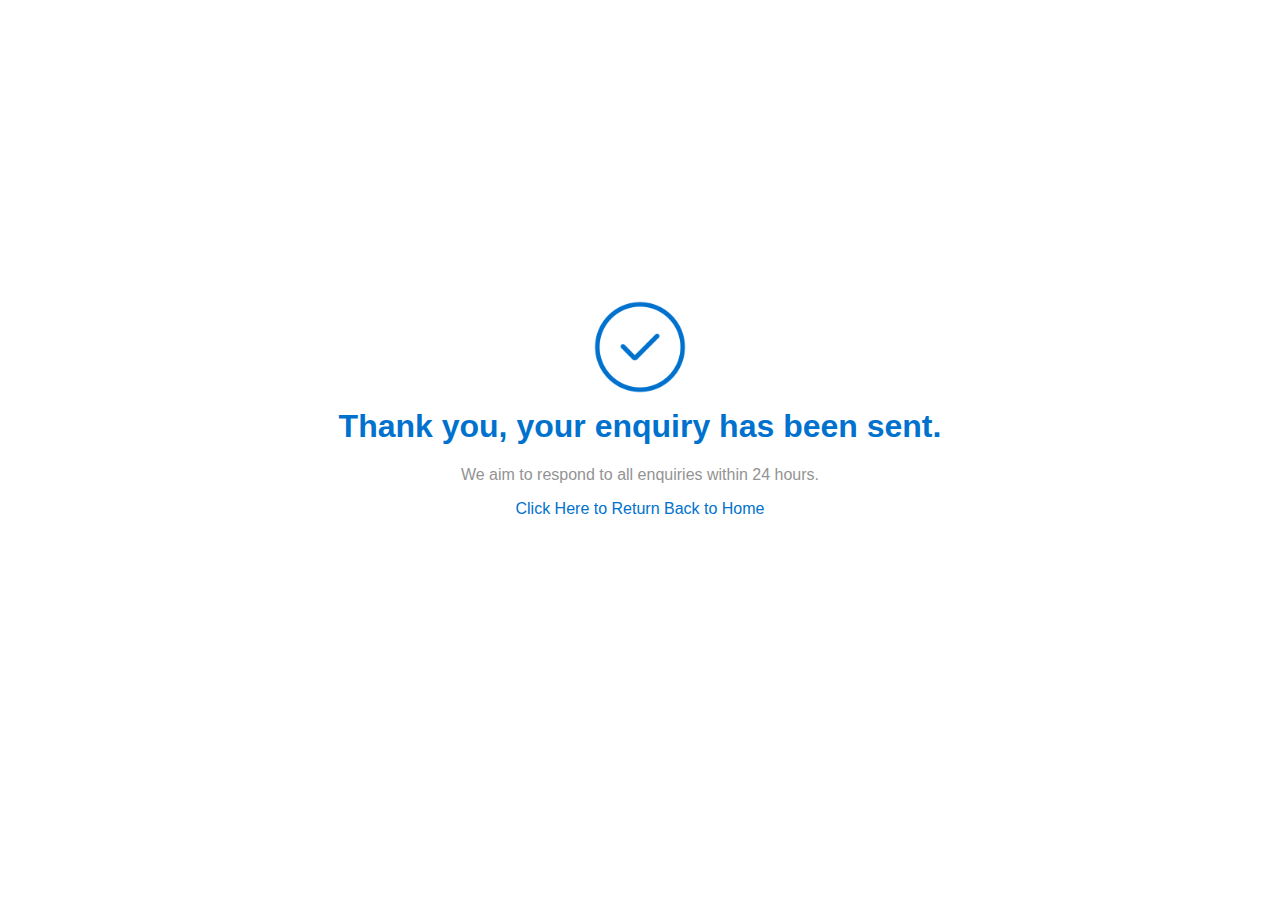
<file: contactmessage.html>
<!DOCTYPE html>
<html lang="en">
<head>
    <meta charset="UTF-8">
    <title>Enquiry Sent</title>
    <link rel="stylesheet" href="css/style.css">
    <style>
        body, html {
            height: 100%;
            margin: 0;
            display: flex;
            justify-content: center;
            align-items: center;
            font-family: Frutiger, sans-serif;
            background: #ffffff;
        }
    </style>
</head>
<!-- Body Section -->
<body>
<!-- Main Content Section-->
<main>
    <div class="contact_message">
        <div class="contact_message_container">
            <div class="contact_message_icon">
                <img src="images/check.png" alt="Check icon" class="check_icon">
            </div>
            <h1>Thank you, your enquiry has been sent.</h1>
            <p>We aim to respond to all enquiries within 24 hours.</p>
            <a href="index.html">Click Here to Return Back to Home</a>
        </div>
    </div>
</main>
</body>
</html>
</file>
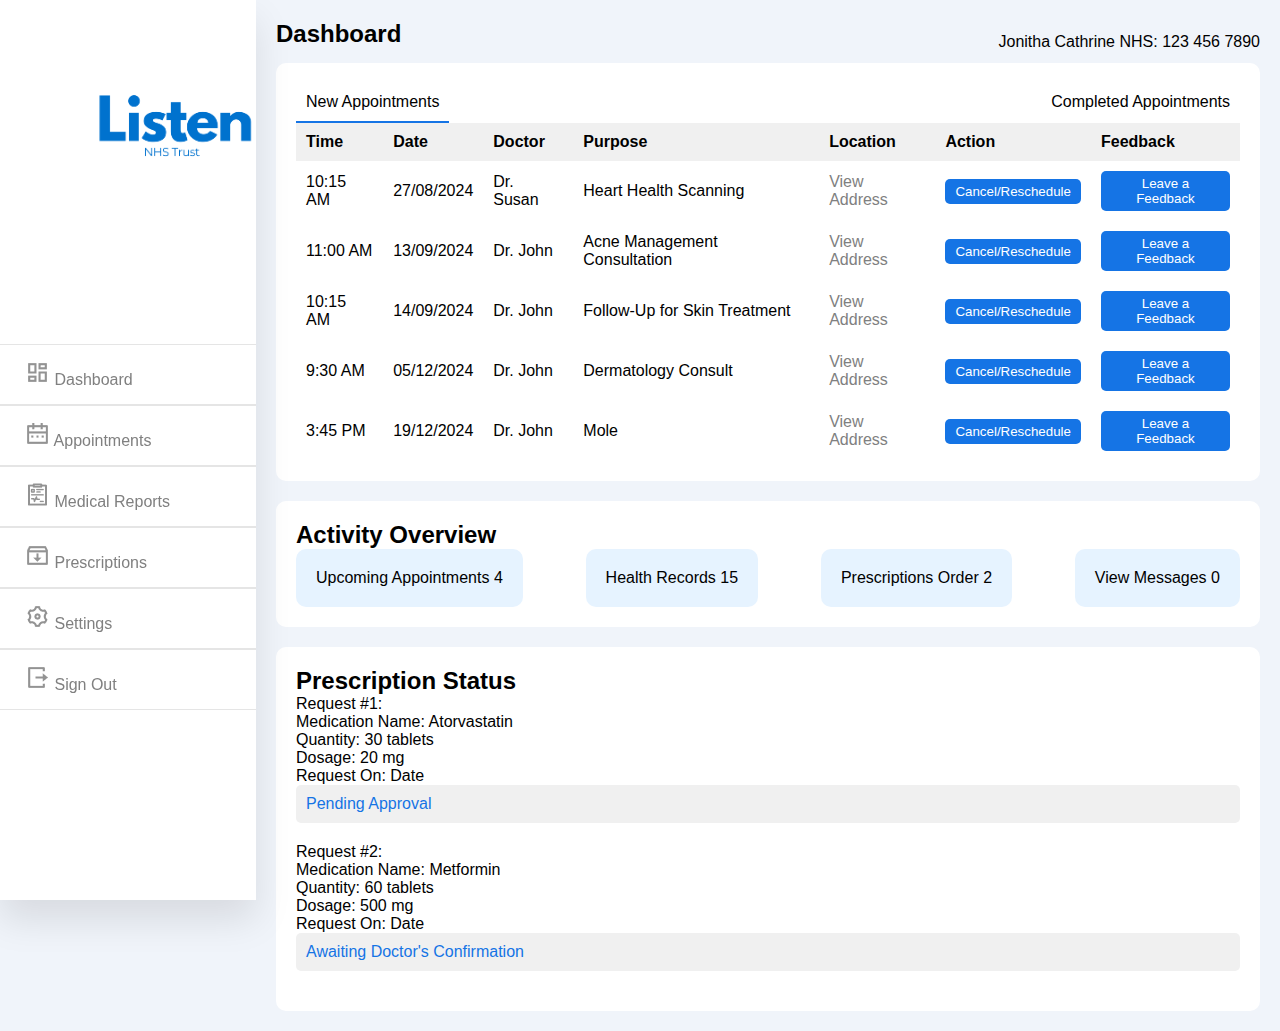
<file: dashboard.html>
<!DOCTYPE html>
<html lang="en">
<head>
    <meta charset="UTF-8">
    <title>Dashboard</title>
    <link rel="stylesheet" href="css/dashboard.css">
</head>
<body>
<div class="container">
    <div class="sidebar">
        <nav>
            <ul>

                <div class="brand">
                    <img src="images/logo.png" alt="Listen NHS Trust Logo">
                </div>

                <li><a href="#">
                    <i class="nav nav-dashboard"></i>
                    <img src="images/dashboard-icon.png" alt="Dashboard">
                    <span class="nav-item">Dashboard</span>
                </a></li>

                <li><a href="#">
                    <i class="nav nav-appointments"></i>
                    <img src="images/appointments-icon.png" alt="Appointments">
                    <span class="nav-item">Appointments</span>
                </a></li>

                <li><a href="#">
                    <i class="nav nav-medical-reports"></i>
                    <img src="images/medical-reports-icon.png" alt="Medical Reports">
                    <span class="nav-item">Medical Reports</span>
                </a></li>

                <li><a href="#">
                    <i class="nav nav-prescriptions"></i>
                    <img src="images/prescriptions-icon.png" alt="Prescriptions">
                    <span class="nav-item">Prescriptions</span>
                </a></li>

                <li><a href="#">
                    <i class="nav nav-settings"></i>
                    <img src="images/settings-icon.png" alt="Settings">
                    <span class="nav-item">Settings</span>
                </a></li>

                <li><a href="#">
                    <i class="nav nav-signOut"></i>
                    <img src="images/sign-out-icon.png" alt="Sign Out Icon">
                    <span class="nav-item">Sign Out</span>
                </a></li>

            </ul>
        </nav>

    </div>

    <main>
        <header class="header">
            <h1>Dashboard</h1>
            <div class="profile">
                <span>Jonitha Cathrine</span>
                <span>NHS: 123 456 7890</span>
            </div>
        </header>

        <section class="appointments">
            <div class="tabs">
                <span class="active">New Appointments</span>
                <span>Completed Appointments</span>
            </div>
            <div class="table-wrapper">
                <table>
                    <thead>
                    <tr>
                        <th>Time</th>
                        <th>Date</th>
                        <th>Doctor</th>
                        <th>Purpose</th>
                        <th>Location</th>
                        <th>Action</th>
                        <th>Feedback</th>
                    </tr>
                    </thead>
                    <tbody>
                    <tr>
                        <td>10:15 AM</td>
                        <td>27/08/2024</td>
                        <td>Dr. Susan</td>
                        <td>Heart Health Scanning</td>
                        <td><a href="#">View Address</a></td>
                        <td><button>Cancel/Reschedule</button></td>
                        <td><button onclick="location.href='feedback.html'">Leave a Feedback</button></td>

                    </tr>
                    <tr>
                        <td>11:00 AM</td>
                        <td>13/09/2024</td>
                        <td>Dr. John</td>
                        <td>Acne Management Consultation</td>
                        <td><a href="#">View Address</a></td>
                        <td><button>Cancel/Reschedule</button></td>
                        <td><button onclick="location.href='feedback.html'">Leave a Feedback</button></td>

                    </tr>
                    <tr>
                        <td>10:15 AM</td>
                        <td>14/09/2024</td>
                        <td>Dr. John</td>
                        <td>Follow-Up for Skin Treatment</td>
                        <td><a href="#">View Address</a></td>
                        <td><button>Cancel/Reschedule</button></td>
                        <td><button onclick="location.href='feedback.html'">Leave a Feedback</button></td>

                    </tr>
                    <tr>
                        <td>9:30 AM</td>
                        <td>05/12/2024</td>
                        <td>Dr. John</td>
                        <td>Dermatology Consult</td>
                        <td><a href="#">View Address</a></td>
                        <td><button>Cancel/Reschedule</button></td>
                        <td><button onclick="location.href='feedback.html'">Leave a Feedback</button></td>

                    </tr>
                    <tr>
                        <td>3:45 PM</td>
                        <td>19/12/2024</td>
                        <td>Dr. John</td>
                        <td>Mole</td>
                        <td><a href="#">View Address</a></td>
                        <td><button>Cancel/Reschedule</button></td>
                        <td><button onclick="location.href='feedback.html'">Leave a Feedback</button></td>

                    </tr>
                    </tbody>
                </table>
            </div>
        </section>

        <section class="activity">
            <h2>Activity Overview</h2>
            <div class="overview-cards">
                <div class="card">
                    <span>Upcoming Appointments</span>
                    <span>4</span>
                </div>
                <div class="card">
                    <span>Health Records</span>
                    <span>15</span>
                </div>
                <div class="card">
                    <span>Prescriptions Order</span>
                    <span>2</span>
                </div>
                <div class="card">
                    <span>View Messages</span>
                    <span>0</span>
                </div>
            </div>
        </section>

        <section class="prescription">
            <h2>Prescription Status</h2>
            <div class="prescription-requests">
                <div class="request">
                    <span>Request #1:</span>
                    <p>Medication Name: Atorvastatin</p>
                    <p>Quantity: 30 tablets</p>
                    <p>Dosage: 20 mg</p>
                    <p>Request On: Date</p>
                    <div class="status">
                        <span>Pending Approval</span>
                    </div>
                </div>
                <div class="request">
                    <span>Request #2:</span>
                    <p>Medication Name: Metformin</p>
                    <p>Quantity: 60 tablets</p>
                    <p>Dosage: 500 mg</p>
                    <p>Request On: Date</p>
                    <div class="status">
                        <span>Awaiting Doctor's Confirmation</span>
                    </div>
                </div>
            </div>
        </section>
    </main>
</div>
</body>
</file>
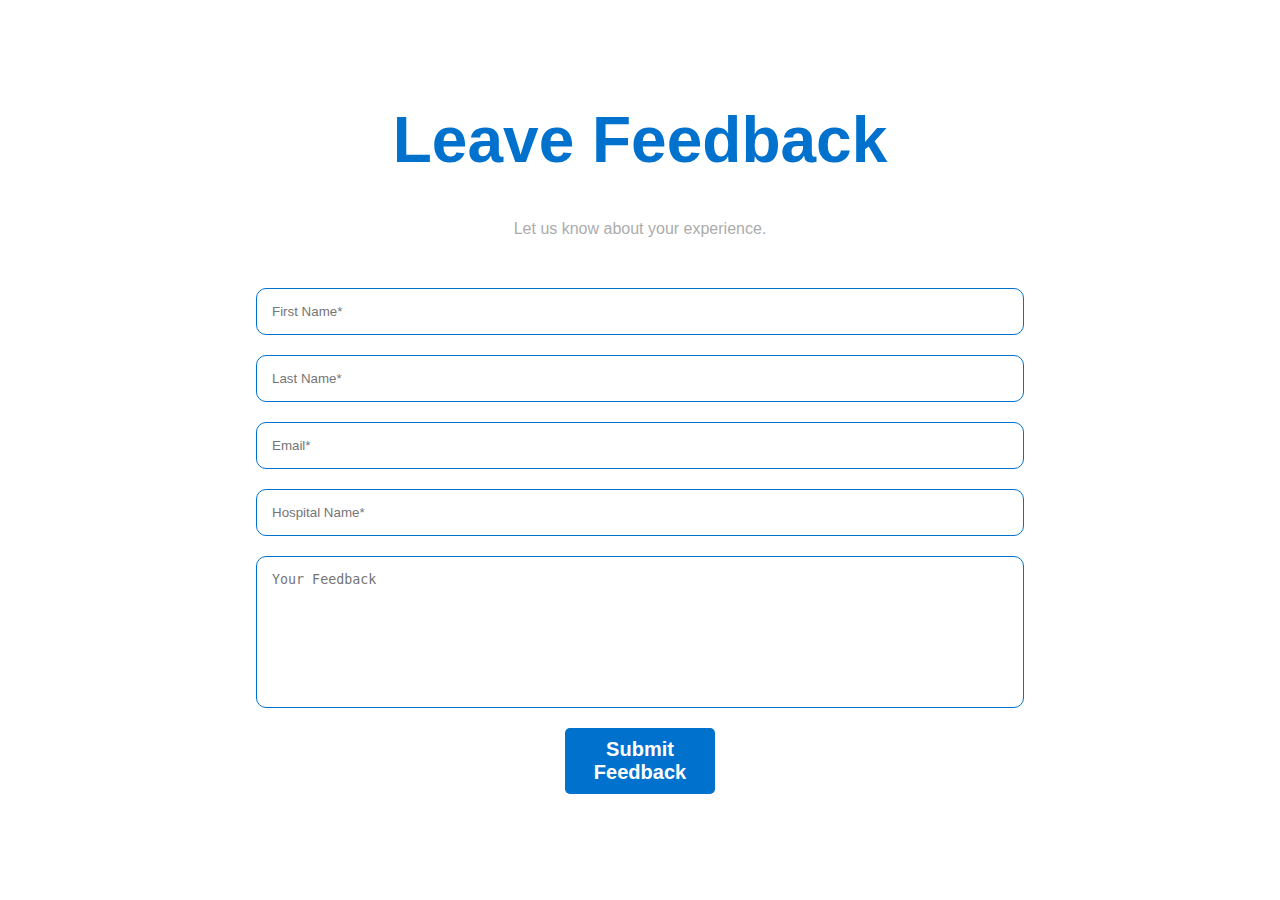
<file: feedback.html>
<!DOCTYPE html>
<html lang="en">
<head>
    <meta charset="UTF-8">
    <title>Feedback Form</title>
    <link rel="stylesheet" href="css/style.css">
</head>
<body>
<!-- Contact Section -->
<main>
<section id="feedback">
    <h1>Leave Feedback</h1>
    <p>Let us know about your experience.</p>
    <div class="feedback_container">
        <form action="feedbackmessage.html" method="post">
            <div class="form">
                <input type="text" name="first_name" required placeholder="First Name*">
                <input type="text"  name="last_name" required placeholder="Last Name*">
            </div>
            <div class="form">
                <input type="email"  name="email" required placeholder="Email*">
            </div>
            <div class="form">
                <input type="text"  name="hospital_name" required placeholder="Hospital Name*">
            </div>
            <div class="form">
                <textarea name="message" rows="8" required placeholder="Your Feedback"></textarea>
            </div>
            <button type="submit" class="submit_feedback_btn">Submit Feedback</button>
        </form>
    </div>
</section>
</main>
</body>
</html>
</file>
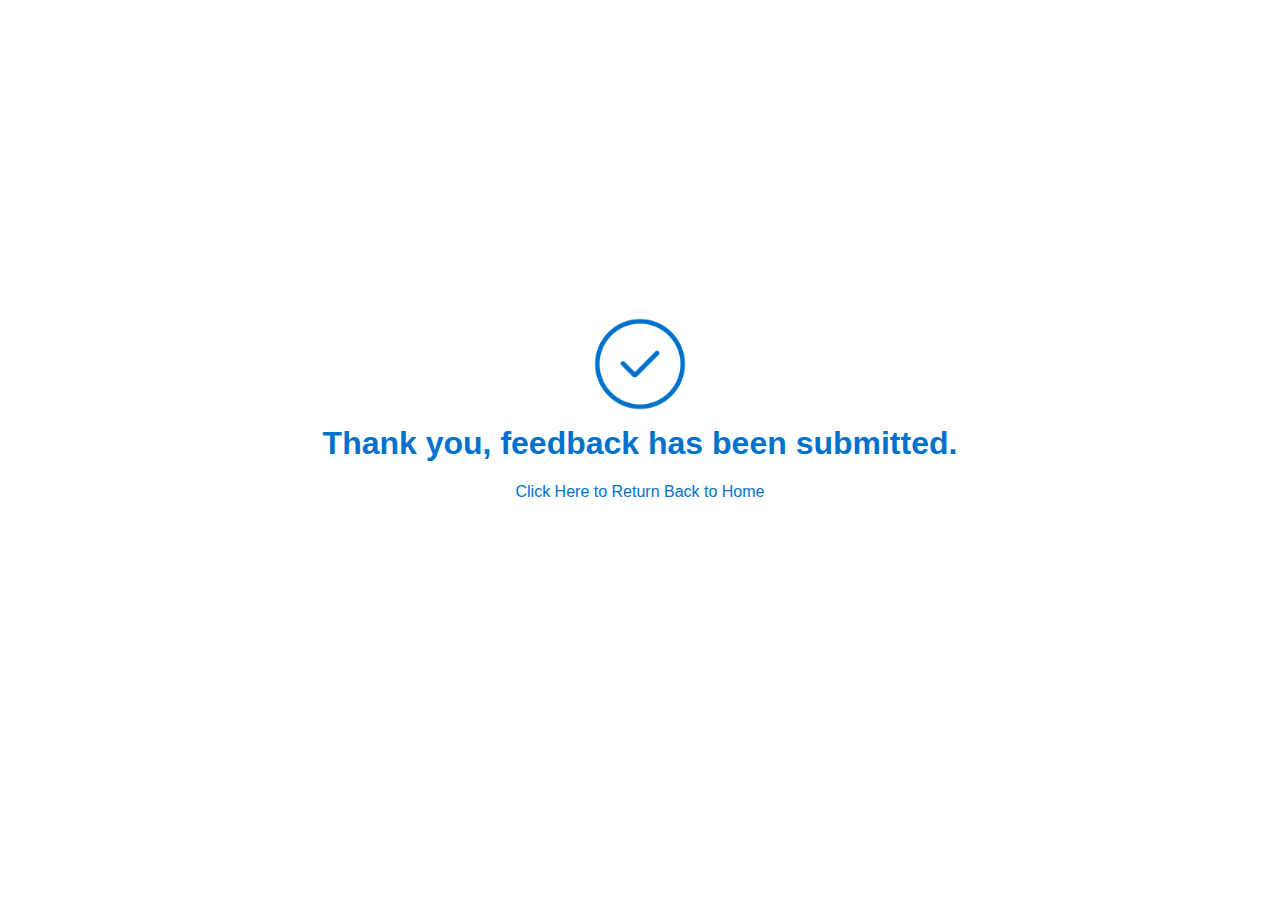
<file: feedbackmessage.html>
<!DOCTYPE html>
<html lang="en">
<head>
    <meta charset="UTF-8">
    <title>Feedback</title>
    <link rel="stylesheet" href="css/style.css">
    <style>
        body, html {
            height: 100%;
            margin: 0;
            display: flex;
            justify-content: center;
            align-items: center;
            font-family: Frutiger, sans-serif;
            background: #ffffff;
        }
    </style>
</head>
<!-- Body Section -->
<body>
<!-- Main Content Section-->
<main>
    <div class="feedback_message">
        <div class="feedback_message_container">
            <div class="feedback_message_icon">
                <img src="images/check.png" alt="Check icon" class="check_icon">
            </div>
            <h1>Thank you, feedback has been submitted.</h1>
            <a href="index.html">Click Here to Return Back to Home</a>
        </div>
    </div>
</main>
</body>
</html>
</file>
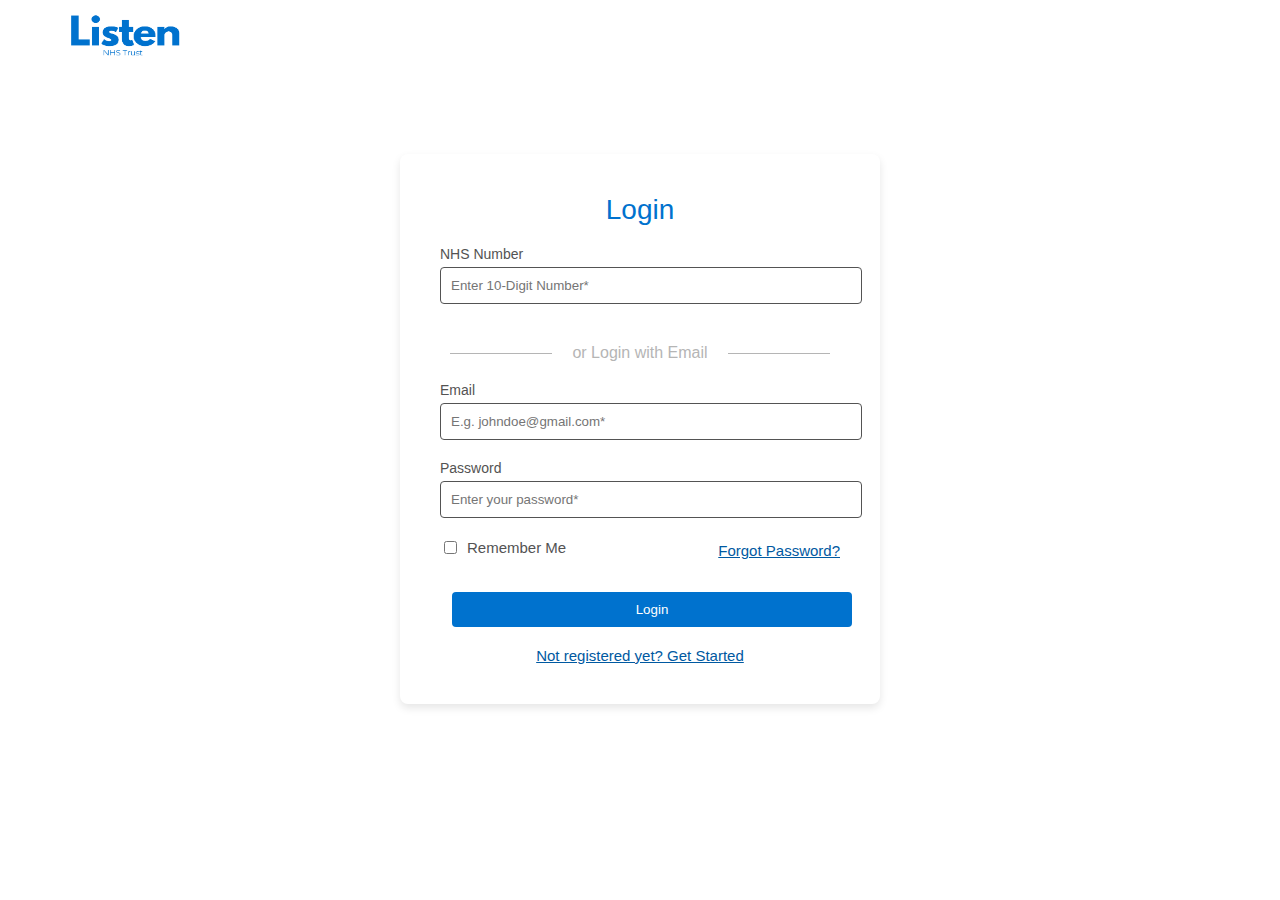
<file: login.html>
<!DOCTYPE html>
<html lang="en">
<head>
    <meta charset="UTF-8">
    <title>Login - Listen</title>
    <link rel="stylesheet" href="css/style.css">
</head>
<!-- Body Section -->
<body>
<!-- Header Section -->
<header>
    <img src="images/logo.png" alt="Listen Logo" class="logo_login">
</header>
<div class="login_container">
    <form class="login_form" action="login.php" method="POST">
        <span class="login_title">Login</span>
        <label for="nhs_number">NHS Number</label>
        <input type="number" id="nhs_number" name="nhs_number" placeholder="Enter 10-Digit Number*">
        <div class="divider">
            <span>or Login with Email</span>
        </div>
        <label for="email">Email</label>
        <input type="email" id="email" name="email" placeholder="E.g. johndoe@gmail.com*">
        <label for="password">Password</label>
        <input type="password" id="password" name="password" placeholder="Enter your password*">
        <div class="remember_me">
            <label for="rememberMe" class="checkbox_container">
                <input type="checkbox" id="rememberMe" name="rememberMe">
                Remember Me
            </label>
            <a href="https://support.nhs.net/knowledge-base/self-service-password-reset/" class="forgot_password">Forgot Password?</a>
        </div>
        <button type="submit" class="login_button">Login</button>
        <div class="login_links">
            <a href="getstarted.html">Not registered yet? Get Started</a>
        </div>
    </form>
</div>
</body>
</html>
</file>
<file: css/style.css>
body {
    margin: 0;
    padding: 0 0 5px;
    font-family: Frutiger, sans-serif;
}

/* Index Page CSS begins here */
.header-container {
    display: flex;
    justify-content: space-between;
    align-items: center;
    padding: 10px;
    position: sticky;
    top: 0;
    z-index: 1000;
    background-color: #ffffff;
    width: 100%;
    height: 80px;
}

/* Home Page CSS starts here */
.logo img {
    height: 230px;
    width: 250px;
}

nav#nav_bar ul {
    list-style: none;
    display: flex;
    gap: 20px;
    margin: 0;
    padding: 0;
}

nav#nav_bar ul li {
    padding: 5px 10px;
}

nav#nav_bar ul li a {
    text-decoration: none;
    color: #939393;
    padding: 5px 10px;
    display: inline-block;
}

nav#nav_bar ul li a:hover {
    border-bottom: 2px solid #0072CE;
    color: #0072CE;
}


.login_link {
    padding: 5px 100px;
}

.login_link a {
    text-decoration: none;
    color: #ffffff;
    background-color: #0072CE;
    padding: 12px 22px;
    border-radius: 8px;
    border: none;
    display: inline-block;
    font-size: 16px;
}


#home {
    text-align: center;
    background-color: white;
    padding: 1px 30px 20px 20px;
}

.home_container {
    display: flex;
    align-items: center;
    justify-content: space-between;
    padding: 20px 65px;
}

.home_content {
    text-align: left;
    flex-basis: 50%;
    padding-right: 20px;
}

.home_content h1 {
    font-size: 75px;
    color: #0072CE;
    margin-bottom: 20px;
    font-weight: bold;
    text-shadow: 2px 2px white;
    letter-spacing: -2px;
}

.slogan_highlight {
    font-weight: 400;
    font-size: 72px;
    line-height: 79px;
}


.get_start_btn {
    font-size: 21px;
    display: inline-block;
    padding: 16px 30px;
    background-color: #0072CE;
    color: #ffffff;
    text-decoration: none;
    font-weight: bold;
    border-radius: 12px;
    margin-bottom: 40px;
}

.healthcare_image {
    flex-basis: 50%;
    display: flex;
    justify-content: center;
}

.healthcare_image img {
    max-width: 100%;
    height: auto;
}

.partners_section {
    margin-top: 50px;

}

.partners_section h3 {
    font-size: 24px;
    color: #0072CE;
    margin-bottom: 20px;
}

.partners_logos img {
    margin: 0 10px;
    vertical-align: middle;
    max-width: 200px;
    max-height: 60px;
}

.partners_section p {
    font-size: 16px;
    color: #939393;
    margin-top: 40px;
}
/* Home Page CSS ends here */

/* Feature Page CSS starts here */
.features_container {
    display: flex;
    justify-content: center;
    align-items: flex-start;
    flex-wrap: wrap;
    gap: 10px;
    padding: 10px;
}

.features_content h1 {
    font-size: 65px;
    color: #0072CE;
    font-weight: bold;
    text-align: center;
    padding-bottom: 50px;
}

.feature {
    display: inline-block;
    flex: 1 1 30%;
    text-align: center;
    margin: 10px;

}

.feature_icon {
    width: 80px;
    height: auto;
    margin-bottom: 20px;
    border-radius: 20px;
    padding: 20px;
    background-color: #0072CE;
}

.feature_title {
    font-size: 24px;
    color: #0072CE;
    margin-bottom: 10px;
}

.feature_description {
    font-size: 16px;
    color: #939393;
}

@media (max-width: 768px) {
    .features_container {
        flex-direction: column;
    }

    .feature {
        width: 100%;
    }
}
/* Feature Page CSS ends here */

/* About Page CSS starts here */
#about {
    background-color: #ffffff;
    padding: 5px 0;

}

.about_container {
    max-width: 1200px;
    margin: 0 auto;
    padding: 0 15px 0 150px;
}

.about_container h1 {
    font-size: 65px;
    color: #0072CE;
    font-weight: bold;
    text-align: center;
    padding-bottom: 30px;
}

.about_section {
    display: flex;
    align-items: center;
    justify-content: flex-start;
    width: 100%;
    margin-bottom: 30px;
}

.about_section img {
    width: 40%;
    height: auto;
}

.about_text {
    width: 50%;
    padding-left: 100px;
    padding-right: 100px;
}

.about_text h2 {
    font-size: 50px;
}

.about_text h2,
.about_text h3 {

    margin: 0;
    padding: 0;
    color: #0072CE;
}

.about_text p {

    font-size: 16px;
    margin-top: 10px;
    color: #939393;
}

@media (max-width: 960px) {
    .about_section {
        flex-direction: column;
        text-align: center;
    }

    .about_section img {
        width: 80%;
        margin-bottom: 20px;
    }

    .about_text {
        width: 100%;
        padding-left: 0;
    }
}
/* About Page CSS ends here */

/* Testimonials Page CSS start here */
#testimonials {
    background-color: #ffffff;
    padding: 60px 0;
    text-align: center;
}

#testimonials h1 {
    font-size: 65px;
    color: #0072CE;
    font-weight: bold;
    text-align: center;
    padding-bottom: 30px;
    margin-bottom: 20px;
}

#testimonials p {
    color: #ACACAC;
    margin-bottom: 80px;
}

.testimonials_container {
    width: 80%;
    margin: 0 auto;
}

.testimonials_wrapper {
    display: flex;
    justify-content: center;
    flex-wrap: wrap;
    gap: 100px;
}

.testimonial_box {
    background-color: #ffffff;
    border-radius: 8px;
    box-shadow: 0px 0px 10px rgba(0, 0, 0, 0.1);
    width: 300px;
    padding: 20px;
    margin-bottom: 20px;
}

.testimonial_image {
    width: 100px;
    height: 100px;
    border-radius: 50%;
    margin: 0 auto 20px;
}

.testimonial_text blockquote {
    color: #ACACAC;
    margin-bottom: 20px;
}

.testimonial_footer {
    font-weight: bold;
    color: #737373;
    font-style: italic;
}

/* Testimonials Page CSS ends here */

/* FAQs Page CSS starts here */
#faq .faq_container {
    max-width: 800px;
    margin: 0 auto;
    padding: 20px;
}

.faq_container h2 {
    font-size: 65px;
    color: #0072CE;
    font-weight: bold;
    text-align: center;
}

.faq_container p {
    text-align: center;
    margin-bottom: 30px;
    color: #ACACAC;
}

.accordion_item {
    background-color: #fff;
    border: solid 1px #C6C6C6;
    border-radius: 5px;
    margin-bottom: 10px;
    overflow: hidden;
    padding-top: 20px;
    padding-bottom: 20px;
    box-shadow: 0px 0px 10px rgba(0, 0, 0, 0.1);
}

.accordion_question {
    background-color: #ffffff;
    color: #535353;
    cursor: pointer;
    padding: 15px;
    width: 100%;
    text-align: left;
    border: none;
    outline: none;
    transition: background-color 0.3s ease;
    font-size: 16px;
    display: flex;
    justify-content: space-between;
    align-items: center;
    font-weight: bold;
}

.accordion_toggle {
    color: #737373;
    font-weight: bold;
}

.accordion_answer {
    padding: 0 15px;
    display: none;
    border-top: solid 1px #ccc;
}

.accordion_answer p {
    color: #737373;
    padding: 15px 0;
}
/* FAQs Page CSS ends here */

/* Contact Page CSS starts here */
#contact h1 {
    color: #0072CE;
    font-size: 64px;
    font-weight: bold;
    text-align: center;
    padding-top: 60px;
}

#contact p {
    color: #ACACAC;
    text-align: center;
}

.contact_container {
    background-color: #ffffff;
    border-radius: 10px;
    padding: 30px 0;
    margin-top: 20px;
    width: 60%;
    margin-left: auto;
    margin-right: auto;
}

.form {
    display: flex;
    flex-direction: column;
    gap: 20px;
    margin-bottom: 20px;
}

.form input,
.form textarea {
    border: 1px solid #0072CE;
    border-radius: 10px;
    padding: 15px;
    width: 100%;
    box-sizing: border-box;
}

.form textarea {
    resize: none;
}

.send_message_btn {
    background-color: #0072CE;
    color: #ffffff;
    font-size: 20px;
    font-weight: bold;
    text-align: center;
    border: none;
    border-radius: 5px;
    padding: 10px 8px;
    cursor: pointer;
    display: block;
    width: 150px;
    margin: 20px auto;
}

@media (max-width: 768px) {
    .contact_container {
        width: 100%;
        padding: 30px 15px;
    }
}
/* Contact Page CSS ends here */

/* Footer Section CSS starts here */
.footer_section {
    background-color: #0072CE;
    color: white;
    padding: 25px 200px;
    display: flex;
    flex-direction: column;
    align-items: center;
    text-align: center;
}

.footer_container {
    display: flex;
    justify-content: space-between;
    align-items: center;
    width: 100%;
    padding: 0 20px;
}

.contact_item {
    display: flex;
    flex-direction: column;
    align-items: center;
}

.contact_item p {
    margin: 5px 0;
}

.contact_item img {
    width: 46px;
}

h1.footer_title {
    margin-top: 20px;
    font-size: 16px;
    width: 100%;
}

@media (max-width: 768px) {
    .footer_container {
        flex-direction: column;
        align-items: center;
    }

    .contact_item {
        margin-bottom: 20px;
    }

    h1.footer_title {
        margin-top: 20px;
    }
}
/* Footer Section CSS ends here */

/** Next Section Arrow CSS starts here */
.next_section_arrow {
    text-align: center;
    margin: 20px 0;
}

.next_section_arrow a img {
    width: 40px;
    height: auto;
    cursor: pointer;
    padding-top: 20px;
    transition: transform 0.3s ease;
}

.next_section_arrow a:hover img {
    transform: translateY(5px);
}
/** Next Section Arrow CSS ends here */

/** Return Section Arrow CSS starts here */
.return_home_arrow {
    text-align: center;
    margin: 20px 0;
}

.return_home_arrow a img {
    width: 40px;
    height: auto;
    cursor: pointer;
    padding-top: 20px;
    transition: transform 0.3s ease;
    transform: rotate(180deg);
}

.return_home_arrow a:hover img {
    transform: rotate(180deg) translateY(-5px);
}
/** Return Section Arrow CSS ends here */


/* Get Contact Message Page CSS starts here */
.contact_message_container {
    margin-top: -100px;
    text-align: center;
}

.contact_message_icon img {
    width: 100px;
    height: auto;
    margin-top: 20px;
}

.contact_message_container h1 {
    color: #0072CE;
    padding-top: 40px;
}

.contact_message_container p {
    color: #939393;
}

.contact_message_container a {
    color: #0072CE;
    text-decoration: none;
}
/* Get Contact Message Page CSS ends here */

/* Get Started Page CSS starts here */
.logo_get_started {
    margin-top: -80px;
    height: 230px;
    width: 250px;
}

#registration_form {
    margin-top: -80px;
}

#registration_form h1 {
    font-size: 40px;
    color: #0072CE;
    font-weight: bold;
    text-align: center;
    margin-bottom: 20px;
}

.form_section h2 {
    font-size: 28px;
    color: #0067BB;
    text-align: center;
    margin-bottom: 10px;
}

.form_section p {
    color: #C5C5C5;
    text-align: center;
    margin-bottom: 20px;
}

.registration_container {
    background-color: #ffffff;
    width: 800px;
    margin: 50px auto;
    padding: 40px;
    border-radius: 8px;
    box-shadow: 0 4px 8px rgba(0, 0, 0, 0.1);
}

.input_section label {
    display: block;
    margin-bottom: 5px;
    color: #535353;
    font-size: 16px;
}

.input_section input {
    width: 100%;
    padding: 10px;
    margin-bottom: 15px;
    border: 1px solid #828282;
    border-radius: 5px;
    box-sizing: border-box;
}

.next_btn {
    background-color: #0072CE;
    color: #ffffff;
    padding: 12px 15px;
    border: none;
    border-radius: 5px;
    cursor: pointer;
    display: block;
    width: 200px;
    margin: 30px auto 0;
}

.terms_and_conditions {
    margin-bottom: 20px;
}

.terms_and_conditions label {
    color: #828282;
}

.terms_and_conditions a {
    color: #0059A1;
}


.progress_bar {
    display: flex;
    justify-content: center;
    align-items: center;
    margin: 20px 0;
}

.progress_step {
    width: 85px;
    height: 5px;
    background-color: #D4D4D4;
    margin: 0 5px;
}

.progress_step.active {
    background-color: #0072CE;
}

.check_icon {
    width: 300px;
    height: 250px;
    display: block;
    margin: -50px auto;

}

@media (max-width: 768px) {
    .registration_container {
        width: 90%;
    }

    .next_btn {
        width: 100%;
    }
}
/*Get Started Page CSS ends here */

/* Login Page CSS starts here*/
.logo_login {
    margin-top: -80px;
    height: 230px;
    width: 250px;
}

.login_container {
    background-color: #ffffff;
    width: 400px;
    margin: 0 auto;
    padding: 40px;
    border-radius: 8px;
    box-shadow: 0 4px 8px rgba(0, 0, 0, 0.1);
}

.login_form span.login_title {
    display: block;
    text-align: center;
    font-size: 28px;
    color: #0072CE;
    margin-bottom: 20px;
}

.login_form label {
    font-size: 14px;
    color: #535353;
    display: block;
    margin-bottom: 5px;
}

.login_form input[type="number"],
.login_form input[type="email"],
.login_form input[type="password"] {
    width: 100%;
    padding: 10px;
    margin-bottom: 20px;
    border: 1px solid #535353;
    border-radius: 4px;
}

.login_form .divider {
    text-align: center;
    margin: 20px 0;
    display: flex;
    align-items: center;
}

.login_form .divider::before,
.login_form .divider::after {
    content: '';
    flex-grow: 1;
    background: #B5B5B5;
    height: 1px;
    margin: 0 10px;
}

.login_form .divider span {
    color: #B5B5B5;
    background: #ffffff;
    padding: 0 10px;
}

.login_form .remember_me {
    display: flex;
    justify-content: space-between;
    align-items: center;
    margin-bottom: 20px;
}

.login_form .remember_me .checkbox_container {
    display: flex;
    align-items: center;
    cursor: pointer;
    font-size: 15px;
}

.login_form .remember_me input[type="checkbox"] {
    margin-right: 10px;
}


.login_form button[type="submit"] {
    width: 100%;
    padding: 10px;
    border-radius: 4px;
    background-color: #0072CE;
    color: #ffffff;
    cursor: pointer;
}

.login_form .login_links {
    text-align: center;
    margin-top: 20px;
    font-size: 15px;
}

.login_form .login_links a {
    color: #0059A1;
    text-decoration: underline;
}

.login_form .login_button {
    background-color: #0072CE;
    color: #ffffff;
    padding: 12px 15px;
    border: none;
    border-radius: 5px;
    cursor: pointer;
    display: block;
    width: 100px;
    margin: 30px 12px 0;
}

.login_form .forgot_password {
    text-align: right;
    color: #0059A1;
    text-decoration: underline;
    font-size: 15px;
}
/* Login Page CSS ends here*/

/* Feedback Page CSS starts here */
#feedback h1 {
    color: #0072CE;
    font-size: 64px;
    font-weight: bold;
    text-align: center;
    padding-top: 60px;
}

#feedback p {
    color: #ACACAC;
    text-align: center;
}

.feedback_container {
    background-color: #ffffff;
    border-radius: 10px;
    padding: 30px 0;
    margin-top: 20px;
    width: 60%;
    margin-left: auto;
    margin-right: auto;
}

.form {
    display: flex;
    flex-direction: column;
    gap: 20px;
    margin-bottom: 20px;
}

.form input,
.form textarea {
    border: 1px solid #0072CE;
    border-radius: 10px;
    padding: 15px;
    width: 100%;
    box-sizing: border-box;
}

.form textarea {
    resize: none;
}

.submit_feedback_btn {
    background-color: #0072CE;
    color: #ffffff;
    font-size: 20px;
    font-weight: bold;
    text-align: center;
    border: none;
    border-radius: 5px;
    padding: 10px 8px;
    cursor: pointer;
    display: block;
    width: 150px;
    margin: 20px auto;
}

@media (max-width: 768px) {
    .contact_container {
        width: 100%;
        padding: 30px 15px;
    }
}
/* Feedback Page CSS ends here */


/* Feedback  Message Page CSS starts here */
.feedback_message_container {
    margin-top: -100px;
    text-align: center;
}

.feedback_message_icon img {
    width: 100px;
    height: auto;
    margin-top: 20px;
}

.feedback_message_container h1 {
    color: #0072CE;
    padding-top: 40px;
}

.feedback_message_container a {
    color: #0072CE;
    text-decoration: none;
}
/* Feedback  Message Page CSS ends here */
</file>
<file: css/dashboard.css>
* {
  margin: 0;
  padding: 0;
}

a {
  color: gray;
  text-decoration: none;
}

.container .sidebar {
  position: fixed;
  left: 0;
  top: 0;
  width: 20vw;
  height: 100vh;
  background-color: #ffff;
  box-shadow: 0 20px 35px rgba(0, 0, 0, 0.1);
}


.container .sidebar ul li {
  list-style: none;
  padding: 15px;
  border-bottom: 1px solid rgba(0, 0, 0, 0.1);
  border-top: 1px solid rgba(0, 0, 0, 0.1);
}


i {
  margin-right: 10px;
}

.container .sidebar ul li:hover {
  background-color: lightgray;
}


body {
  font-family: Arial, sans-serif;
  background-color: #f0f4fa;
}

.brand {
  text-align: center;
  margin-top: -50px;
  margin-bottom: 40px;
}

.brand h2 {
  color: #1574e5;
}

.brand img {
  height: 350px;
}



main {
  margin-left: 20%;
  padding: 20px;
}

.header {
  display: flex;
  justify-content: space-between;
  align-items: center;
}

.header h1 {
  font-size: 24px;
  padding-bottom: 15px;
}

.profile {
  text-align: right;
}

.appointments {
  background-color: white;
  padding: 20px;
  border-radius: 10px;
  margin-bottom: 20px;
}

.tabs {
  display: flex;
  justify-content: space-between;
}

.tabs span {
  cursor: pointer;
  padding: 10px;
}

.tabs .active {
  border-bottom: 2px solid #1574e5;
}

.table-wrapper {
  overflow-x: auto;
}

table {
  width: 100%;
  border-collapse: collapse;
}

th, td {
  padding: 10px;
  text-align: left;
}

th {
  background-color: #f0f0f0;
}


button {
  padding: 5px 10px;
  background-color: #1574e5;
  color: white;
  border: none;
  border-radius: 5px;
  cursor: pointer;
}

button:hover {
  background-color: #105cbe;
}

.activity {
  background-color: white;
  padding: 20px;
  border-radius: 10px;
  margin-bottom: 20px;
}

.activity .overview-cards {
  display: flex;
  justify-content: space-between;
}

.card {
  text-align: center;
  padding: 20px;
  background-color: #e6f3ff;
  border-radius: 10px;
}

.prescription {
  background-color: white;
  padding: 20px;
  border-radius: 10px;
}

.prescription-requests {
  display: flex;
  flex-direction: column;
}

.request {
  margin-bottom: 20px;
}

.status {
  padding: 10px;
  background-color: #f0f0f0;
  border-radius: 5px;
}

.status span {
  color: #1574e5;
}
</file>
